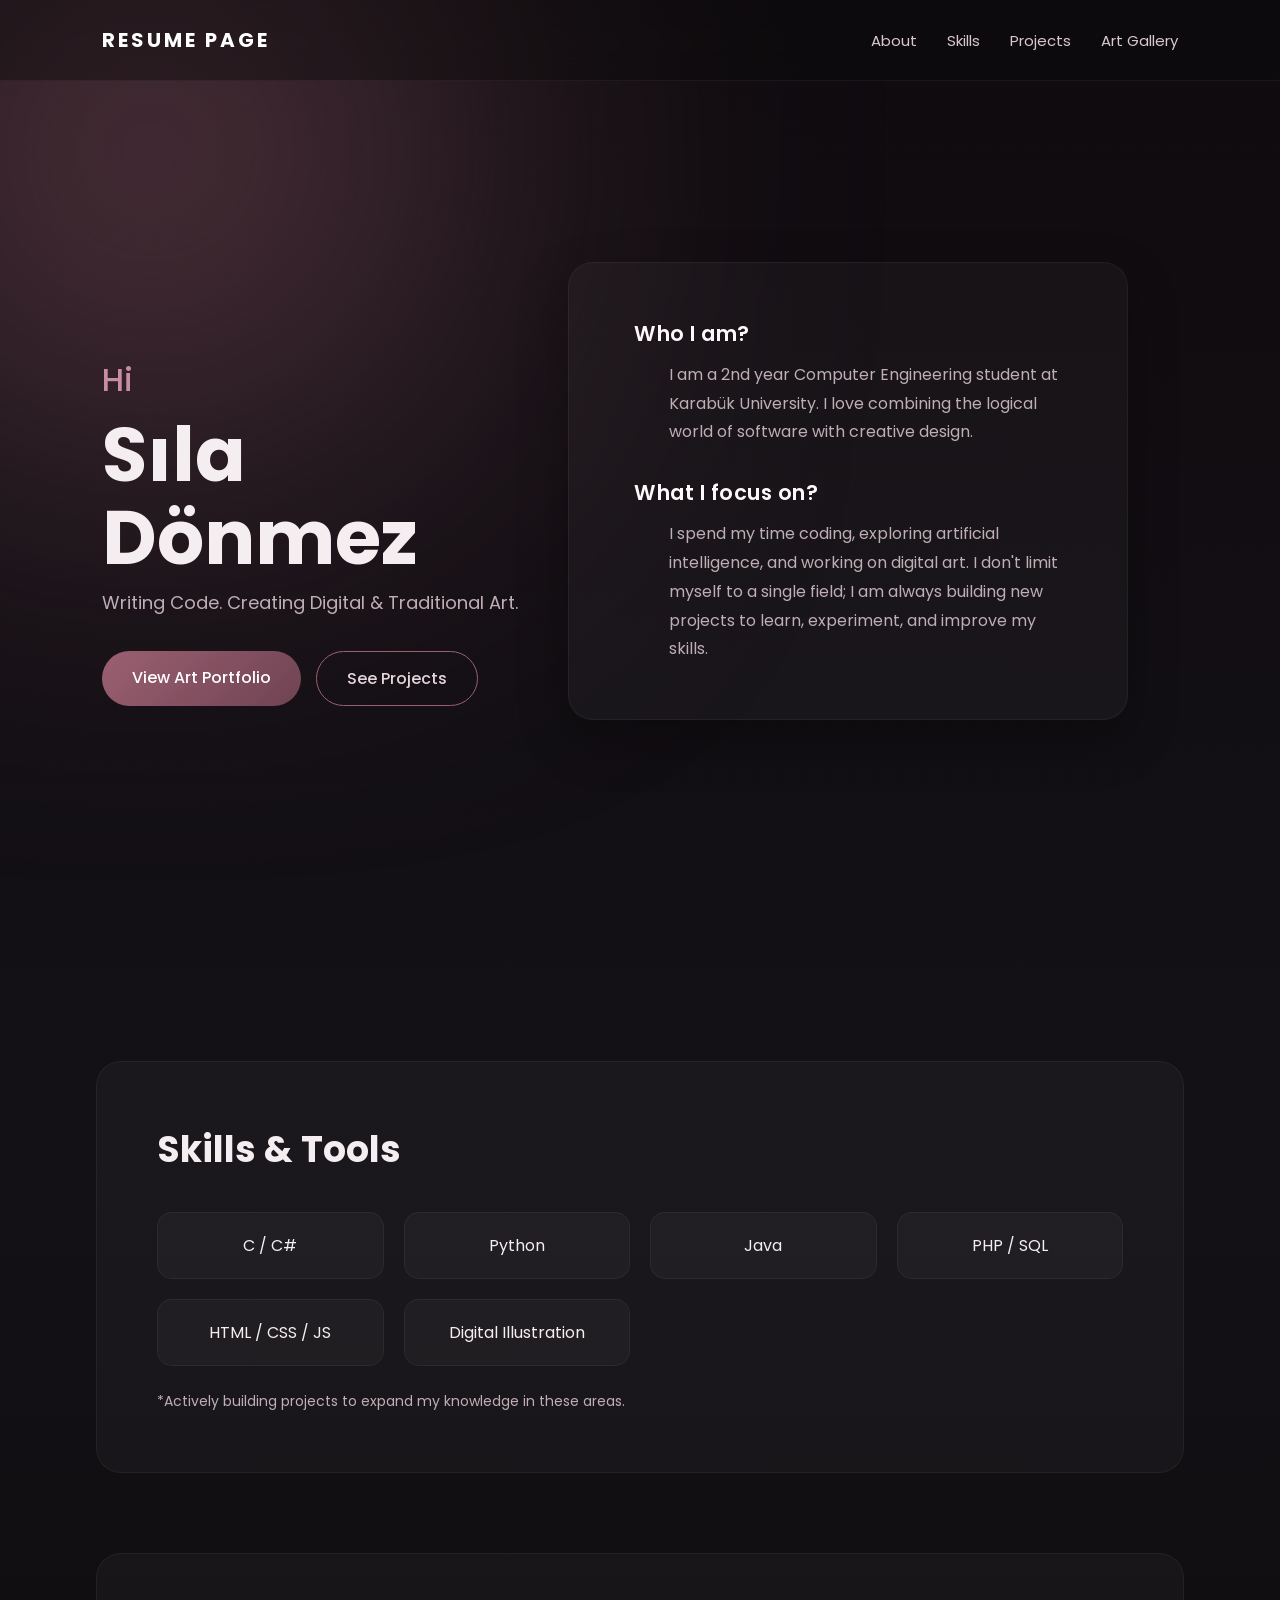
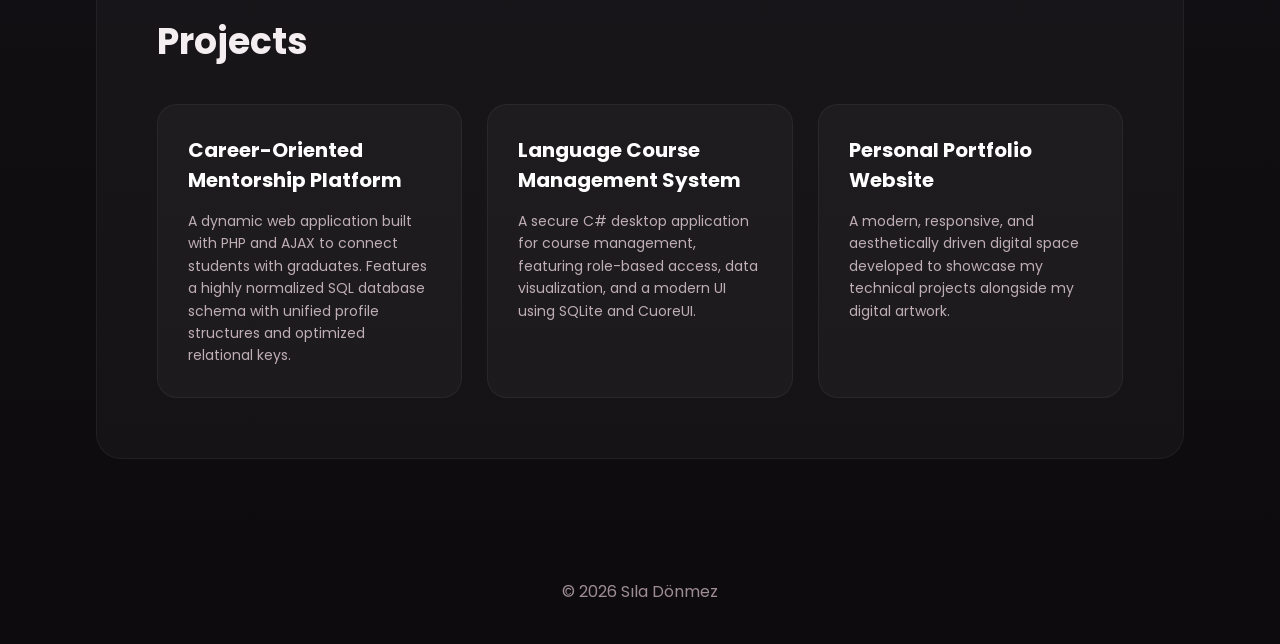
<file: index.html>
<!DOCTYPE html>
<html lang="en">
<head>
  <meta charset="UTF-8" />
  <meta name="viewport" content="width=device-width, initial-scale=1.0"/>
  <title>Sıla Dönmez | Digital Space</title>

  <link rel="stylesheet" href="style.css"/>
  <script defer src="script.js"></script>

  <link rel="preconnect" href="https://fonts.googleapis.com">
  <link href="https://fonts.googleapis.com/css2?family=Poppins:wght@300;400;500;600;700&display=swap" rel="stylesheet">
</head>

<body>

  <div class="background-blur"></div>

  <!-- NAV -->
  <nav class="navbar">
    <h1 class="logo">RESUME PAGE</h1>

    <ul>
      <li><a href="#about">About</a></li>
      <li><a href="#skills">Skills</a></li>
      <li><a href="#projects">Projects</a></li>
      <li><a href="portfolio.html">Art Gallery</a></li>
    </ul>
  </nav>

  <!-- HERO & ABOUT (BİRLEŞTİRİLDİ) -->
  <section class="hero" id="about">

    <!-- SOL TARAF: Karşılama ve Butonlar -->
    <div class="hero-left">
      <h2><span class="dynamic-hello">Hi</span></h2>
      <h1>Sıla Dönmez</h1>
      <p class="subtitle">Writing Code. Creating Digital & Traditional Art.</p>

      <div class="hero-buttons">
        <a href="portfolio.html" class="btn">View Art Portfolio</a>
        <a href="#projects" class="btn btn-outline">See Projects</a>
      </div>
    </div>

    <!-- SAĞ TARAF: Hakkımda Kutusu -->
    <div class="hero-right">
      <div class="about-box">
        
      <div class="about-block">
          <h4 class="about-title">  Who I am?</h4>
          <p>I am a 2nd year Computer Engineering student at Karabük University. I love combining the logical world of software with creative design.</p>
        </div>

        <div class="about-block">
          <h4 class="about-title">  What I focus on?</h4>
          <p>I spend my time coding, exploring artificial intelligence, and working on digital art. I don't limit myself to a single field; I am always building new projects to learn, experiment, and improve my skills.</p>
        </div>

      </div>
    </div>

  </section>

  <!-- SKILLS -->
  <section class="card" id="skills">
    <h2>Skills & Tools</h2>

    <div class="skills-grid">
      <div class="skill"><span>C / C#</span></div>
      <div class="skill"><span>Python</span></div>
      <div class="skill"><span>Java</span></div>
      <div class="skill"><span>PHP / SQL</span></div>
      <div class="skill"><span>HTML / CSS / JS</span></div>
      <div class="skill"><span>Digital Illustration</span></div>
    </div>

    <p class="note" style="margin-top: 25px; color: #bfaeb5; font-size: 14px;">
      *Actively building projects to expand my knowledge in these areas.
    </p>
  </section>

  <!-- PROJECTS -->
  <section class="card" id="projects">
    <h2>Projects</h2>

    <div class="projects">

      <div class="project-card">
        <h3>Career-Oriented Mentorship Platform</h3>
        <p>A dynamic web application built with PHP and AJAX to connect students with graduates. Features a highly normalized SQL database schema with unified profile structures and optimized relational keys.</p>
      </div>

      <div class="project-card">
        <h3>Language Course Management System</h3>
        <p>A secure C# desktop application for course management, featuring role-based access, data visualization, and a modern UI using SQLite and CuoreUI.</p>
      </div>

      <div class="project-card">
        <h3>Personal Portfolio Website</h3>
        <p>A modern, responsive, and aesthetically driven digital space developed to showcase my technical projects alongside my digital artwork.</p>
      </div>

    </div>
  </section>

  <!-- FOOTER -->
  <footer>
    <p>© 2026 Sıla Dönmez</p>
  </footer>

</body>
</html>
</file>
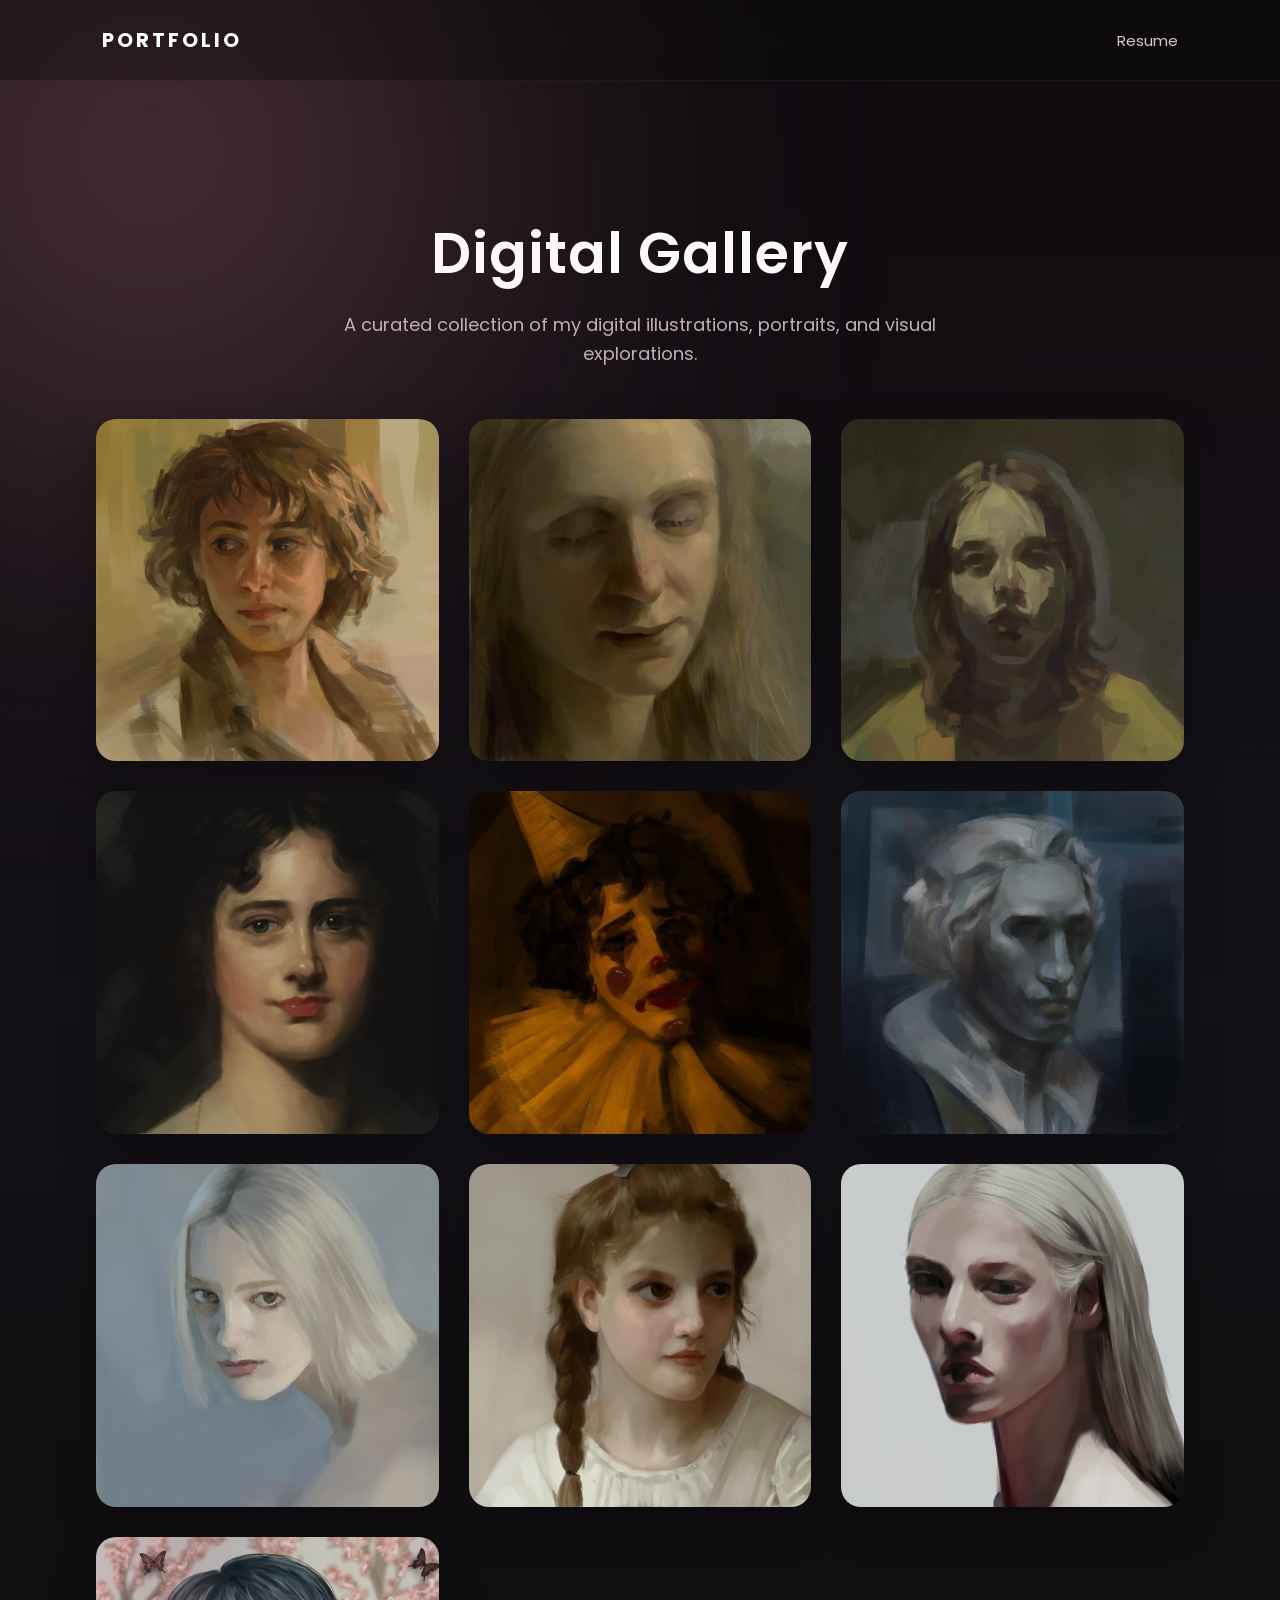
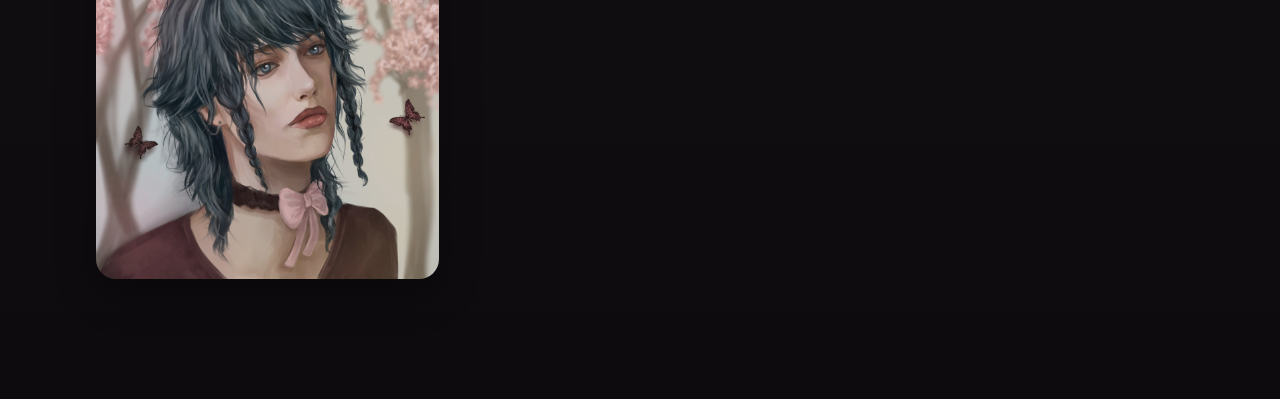
<file: portfolio.html>
<!DOCTYPE html>
<html lang="tr">
<head>
  <meta charset="UTF-8">
  <meta name="viewport" content="width=device-width, initial-scale=1.0">

  <title>Portfolio</title>

  <link rel="stylesheet" href="style.css">
  <script defer src="script.js"></script>

  <link rel="preconnect" href="https://fonts.googleapis.com">

  <link href="https://fonts.googleapis.com/css2?family=Poppins:wght@300;400;500;600;700&display=swap" rel="stylesheet">
</head>

<body>

  <div class="background-blur"></div>

  <nav class="navbar">
    <h1 class="logo">PORTFOLIO</h1>

    <ul>
      <li><a href="index.html">Resume</a></li>
    </ul>
  </nav>

  <section class="portfolio-header">
    <h1>Digital Gallery</h1>
    <p>
      A curated collection of my digital illustrations, portraits, and visual explorations.
    </p>
  </section>

  <section class="gallery">

    <div class="gallery-item">
      <img src="images/draw1.jpeg" alt="">
    </div>

    <div class="gallery-item">
      <img src="images/draw2.jpeg" alt="">
    </div>

    <div class="gallery-item">
      <img src="images/draw3.jpeg" alt="">
    </div>

    <div class="gallery-item">
      <img src="images/draw4.jpeg" alt="">
    </div>

    <div class="gallery-item">
      <img src="images/draw5.jpeg" alt="">
    </div>

    <div class="gallery-item">
      <img src="images/draw6.jpeg" alt="">
    </div>
    <div class="gallery-item">
      <img src="images/draw7.jpeg" alt="">
    </div>

    <div class="gallery-item">
      <img src="images/draw8.jpeg" alt="">
    </div>

    <div class="gallery-item">
      <img src="images/draw9.jpeg" alt="">
    </div>

    <div class="gallery-item">
      <img src="images/draw10.jpeg" alt="">
    </div>

  </section>

</body>
</html>
</file>
<file: style.css>
* {
  margin: 0;
  padding: 0;
  box-sizing: border-box;
}

html {
  scroll-behavior: smooth;
}

body {
  font-family: 'Poppins', sans-serif;
  background: linear-gradient(180deg, #0f0b0f, #141116, #0d0b0d);
  color: #f5eef1;
  overflow-x: hidden;
  position: relative;
}

/* ===== BACKGROUND ===== */
.background-blur {
  position: fixed;
  width: 700px;
  height: 700px;
  background: radial-gradient(circle, #9b6072aa, transparent);
  filter: blur(160px);
  top: -200px;
  left: -200px;
  z-index: -2;
}

body::before {
  content: "";
  position: fixed;
  inset: 0;
  background: radial-gradient(#ffffff10 1px, transparent 1px);
  background-size: 3px 3px;
  opacity: 0.1;
  pointer-events: none;
  z-index: -1;
}

/* ===== NAV ===== */
.navbar {
  display: flex;
  justify-content: space-between;
  align-items: center;
  padding: 25px 8%;
  position: sticky;
  top: 0;
  backdrop-filter: blur(15px);
  background: rgba(10, 10, 12, 0.4);
  border-bottom: 1px solid rgba(255, 255, 255, 0.05);
  z-index: 100;
}

.logo {
  font-size: 20px;
  letter-spacing: 3px;
  color: #fff;
}

.navbar ul {
  display: flex;
  gap: 30px;
  list-style: none;
}

.navbar a {
  color: #d9c7cf;
  text-decoration: none;
  font-size: 15px;
  transition: 0.3s;
}

.navbar a:hover {
  color: #c78da1;
}

/* ===== HERO (SPLIT LAYOUT) ===== */
.hero {
  min-height: 100vh;
  display: flex;
  justify-content: space-between;
  align-items: center;
  padding: 0 8%;
  gap: 50px;
}

.hero-left {
  flex: 1;
}

.hero-left h2 {
  font-weight: 300;
  color: #cbb8be;
  font-size: 32px;
}

.dynamic-hello {
  color: #c78da1;
  font-weight: 500;
  transition: opacity 0.4s ease-in-out;
}

.hero-left h1 {
  font-size: 75px;
  line-height: 1.1;
  margin: 10px 0;
}

.subtitle {
  font-size: 18px;
  color: #bfaeb5;
  margin-bottom: 35px;
}

.hero-buttons {
  display: flex;
  gap: 15px;
}

/* ===== BUTTONS ===== */
.btn {
  display: inline-block;
  padding: 14px 30px;
  border-radius: 50px;
  background: linear-gradient(135deg, #9b6072, #6f4352);
  color: white;
  text-decoration: none;
  font-weight: 500;
  transition: 0.3s;
}

.btn:hover {
  transform: translateY(-4px);
  box-shadow: 0 10px 25px rgba(155, 96, 114, 0.4);
}

.btn-outline {
  background: transparent;
  border: 1px solid #9b6072;
  color: #e5d5db;
}

.btn-outline:hover {
  background: rgba(155, 96, 114, 0.1);
}

/* ===== ABOUT BOX (RIGHT SIDE) ===== */
.hero-right {
  flex: 1.2; /* Kutunun bulunduğu alanı biraz daha genişlettik */
  display: flex;
  justify-content: flex-end;
  transform: translate(-50px, -40px); /* SİHİRLİ KISIM: 50px sola, 40px yukarı kaydırır */
}

.about-box {
  background: rgba(255, 255, 255, 0.03);
  border: 1px solid rgba(255, 255, 255, 0.05);
  padding: 55px 65px; /* İç boşlukları artırarak kutuyu şişirdik */
  border-radius: 25px;
  max-width: 780px; /* Kutunun maksimum genişliğini epey artırdık */
  box-shadow: 0 20px 50px rgba(0, 0, 0, 0.3);
}

.about-block {
  margin-bottom: 30px;
}

.about-block:last-child {
  margin-bottom: 0;
}

.about-title {
  font-size: 21px; /* Kutunun büyüklüğüne yakışsın diye başlıklar büyüdü */
  font-weight: 600;
  color: #fff7fa;
  margin-bottom: 12px;
  display: flex;
  align-items: center;
  letter-spacing: 0.5px;
}

.about-block p {
  color: #bfaeb5;
  line-height: 1.8; /* Satır aralığı ferahlatıldı */
  font-size: 16px; /* Okunabilirliği artırmak için metin büyüdü */
  padding-left: 35px; /* İkonların altını boş bırakmak için girinti */
}

/* ===== CARD ===== */
.card {
  width: 85%;
  margin: 80px auto;
  padding: 60px;
  border-radius: 25px;
  background: rgba(255, 255, 255, 0.03);
  border: 1px solid rgba(255, 255, 255, 0.05);
}

.card h2 {
  margin-bottom: 35px;
  font-size: 36px;
}

/* ===== SKILLS ===== */
.skills-grid {
  display: grid;
  grid-template-columns: repeat(auto-fit, minmax(180px, 1fr));
  gap: 20px;
}

.skill {
  padding: 20px;
  text-align: center;
  border-radius: 15px;
  background: rgba(255, 255, 255, 0.03);
  border: 1px solid rgba(255, 255, 255, 0.05);
  transition: 0.3s;
}

.skill:hover {
  transform: translateY(-5px);
  background: rgba(255, 255, 255, 0.06);
}

/* ===== PROJECTS ===== */
.projects {
  display: grid;
  grid-template-columns: repeat(auto-fit, minmax(280px, 1fr));
  gap: 25px;
}

.project-card {
  padding: 30px;
  border-radius: 20px;
  background: rgba(255, 255, 255, 0.03);
  border: 1px solid rgba(255, 255, 255, 0.05);
  transition: 0.3s;
}

.project-card h3 {
  margin-bottom: 15px;
  color: #fff;
  font-size: 20px;
}

.project-card p {
  color: #bfaeb5;
  line-height: 1.6;
  font-size: 14px;
}

.project-card:hover {
  transform: translateY(-8px);
  box-shadow: 0 15px 35px rgba(0, 0, 0, 0.2);
}

/* ===== PORTFOLIO HEADER (GALERİ İÇİN) ===== */
.portfolio-header {
  text-align: center;
  padding: 130px 20px 50px;
  display: flex;
  flex-direction: column;
  align-items: center;
}

.portfolio-header h1 {
  font-size: 56px;
  font-weight: 600;
  color: #fff7fa;
  letter-spacing: 1px;
  margin-bottom: 15px;
}

.portfolio-header p {
  color: #bfaeb5;
  font-size: 18px;
  max-width: 600px;
  line-height: 1.6;
}

/* ===== GALLERY ===== */
.gallery {
  width: 85%;
  margin: auto;
  display: grid;
  grid-template-columns: repeat(auto-fit, minmax(280px, 1fr));
  gap: 30px;
  padding-bottom: 120px;
}

.gallery-item {
  position: relative;
  overflow: hidden;
  border-radius: 20px;
  aspect-ratio: 1/1;
  box-shadow: 0 15px 40px rgba(0,0,0,0.3);
}

.gallery-item img {
  width: 100%;
  height: 100%;
  object-fit: cover;
  display: block;
  transition: transform 0.5s ease, filter 0.5s ease;
  filter: brightness(0.9);
}

.gallery-item:hover img {
  transform: scale(1.06);
  filter: brightness(1.1);
}

/* ===== FOOTER ===== */
footer {
  text-align: center;
  padding: 40px;
  color: #9f8d94;
}

/* ===== MOBILE RESPONSIVE ===== */
@media(max-width: 900px) {
  .hero {
    flex-direction: column;
    text-align: center;
    padding-top: 140px;
  }

  .hero-buttons {
    justify-content: center;
    margin-bottom: 40px;
  }

  .hero-text h1 {
    font-size: 52px;
  }

  .about-box {
    text-align: left;
  }

  .navbar ul {
    display: none; /* Mobilde menüyü gizler */
  }
  /* --- MOBİL DÜZENLEMELER --- */
@media (max-width: 768px) {
  
  /* 1. Navbar'ı mobilde daha derli toplu yap */
  .navbar {
    flex-direction: column;
    padding: 15px;
  }
  
  .navbar ul {
    margin-top: 10px;
    gap: 15px;
  }

  /* 2. Hero (About) Kısmını Dikey Yap */
  .hero {
    flex-direction: column; /* Yan yana olan yapıyı alt alta getirir */
    text-align: center;
    padding: 80px 20px 40px;
    height: auto; /* Sabit yükseklik varsa iptal eder */
  }

  .hero-left, .hero-right {
    width: 100%;
  }

  .hero-buttons {
    justify-content: center;
    flex-wrap: wrap; /* Butonlar sığmazsa alt alta geçer */
  }

  .about-box {
    margin-top: 30px;
    padding: 20px;
  }

  /* 3. Proje Kartlarını Düzenle */
  .projects {
    display: flex;
    flex-direction: column; /* Kartları alt alta diz */
    gap: 20px;
  }

  .project-card {
    margin: 0; /* Kenar boşluklarını sıfırla */
    padding: 25px;
    width: 100%; /* Kart tüm genişliği kaplasın */
    background: rgba(255, 255, 255, 0.08); /* Biraz daha belirgin yap */
  }

  .project-card h3 {
    font-size: 1.2rem;
  }

  /* 4. Yetenekler (Skills) Izgarasını Mobilde 2 Kolon Yap */
  .skills-grid {
    grid-template-columns: repeat(2, 1fr);
    gap: 10px;
  }
}


}
</file>
